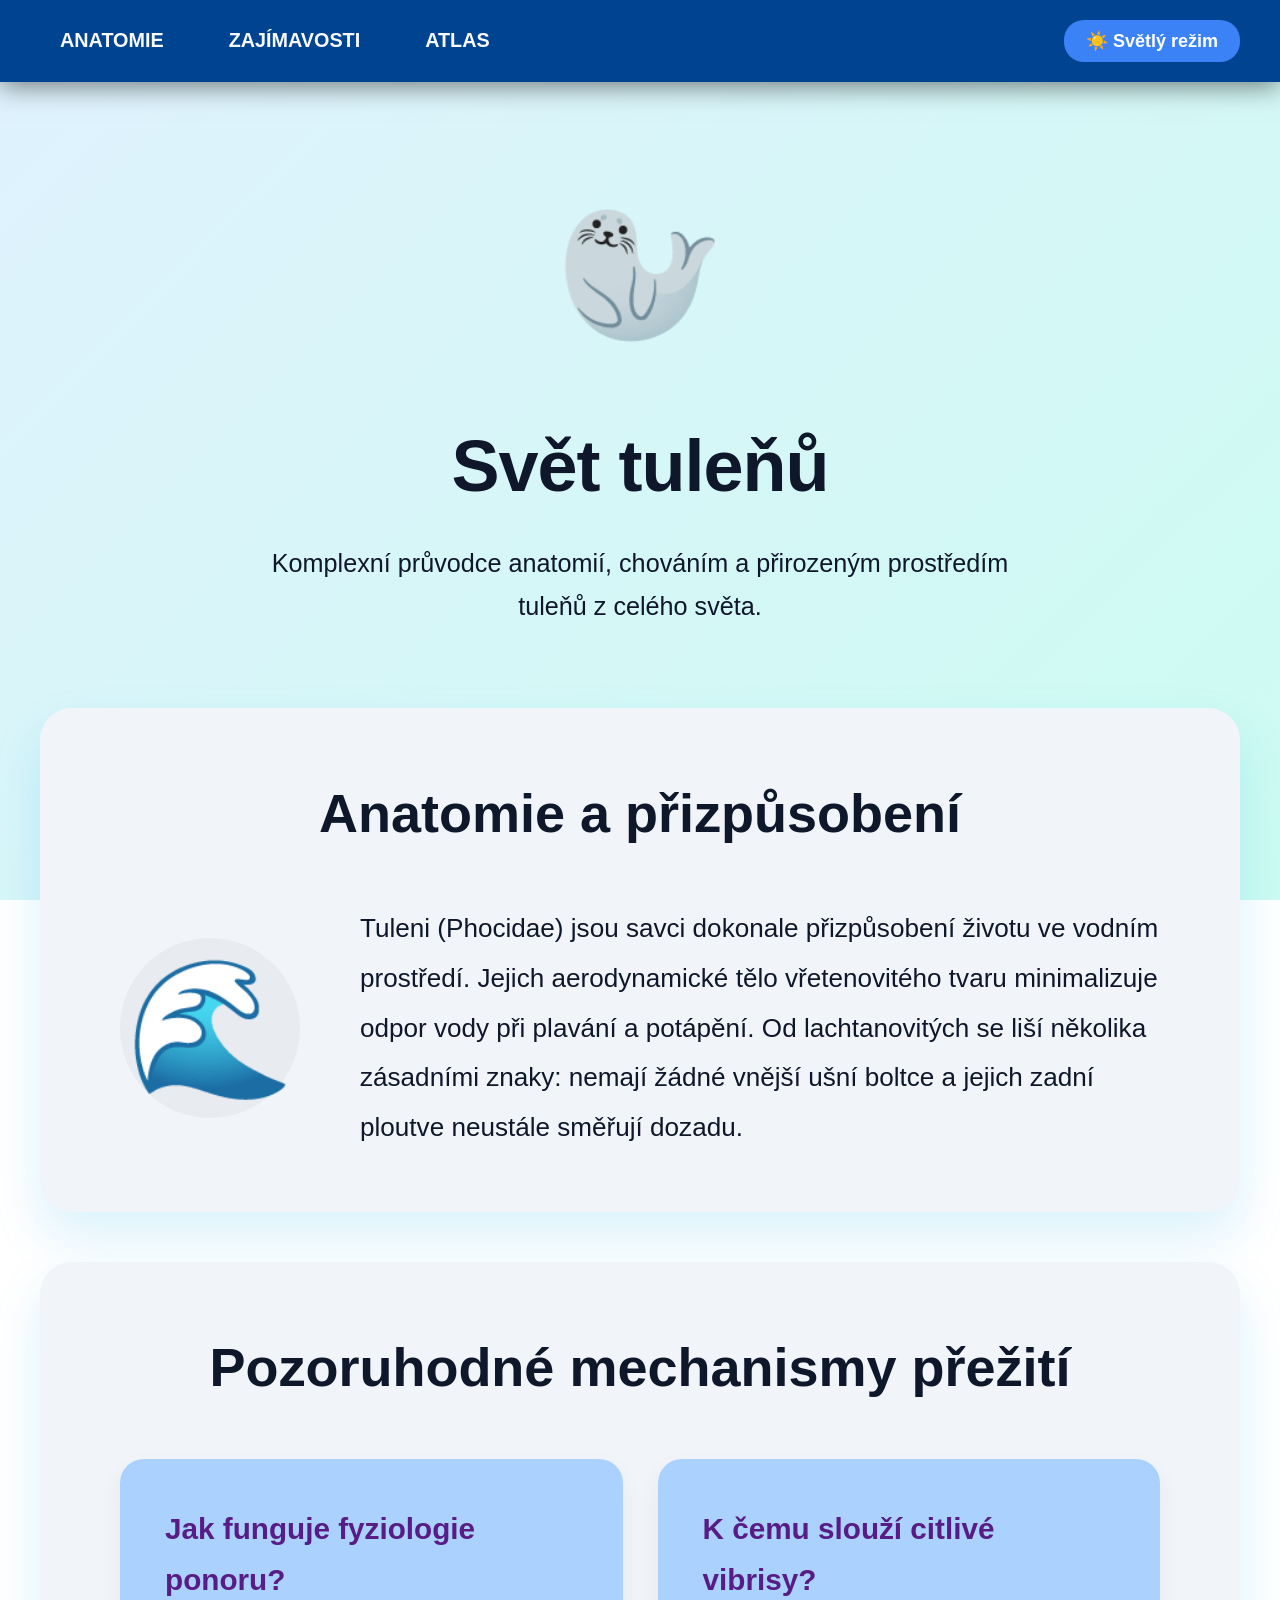
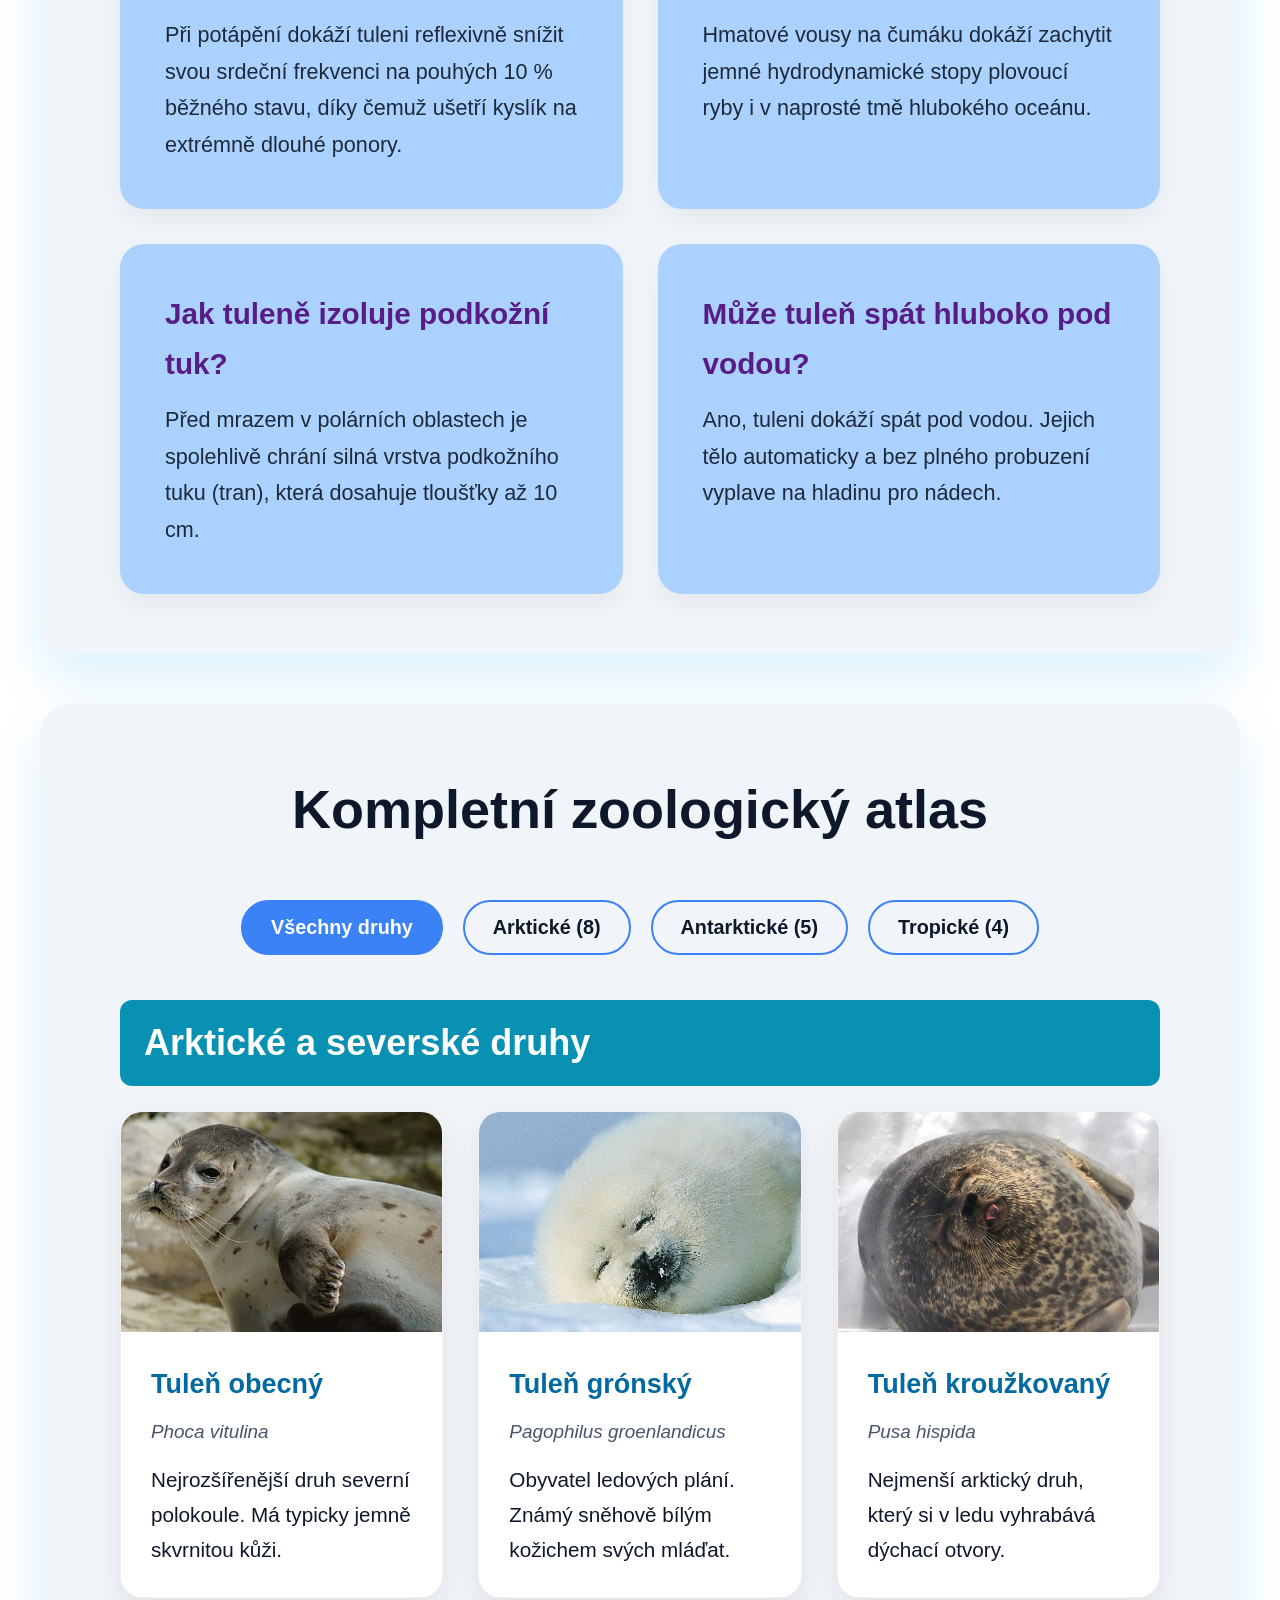
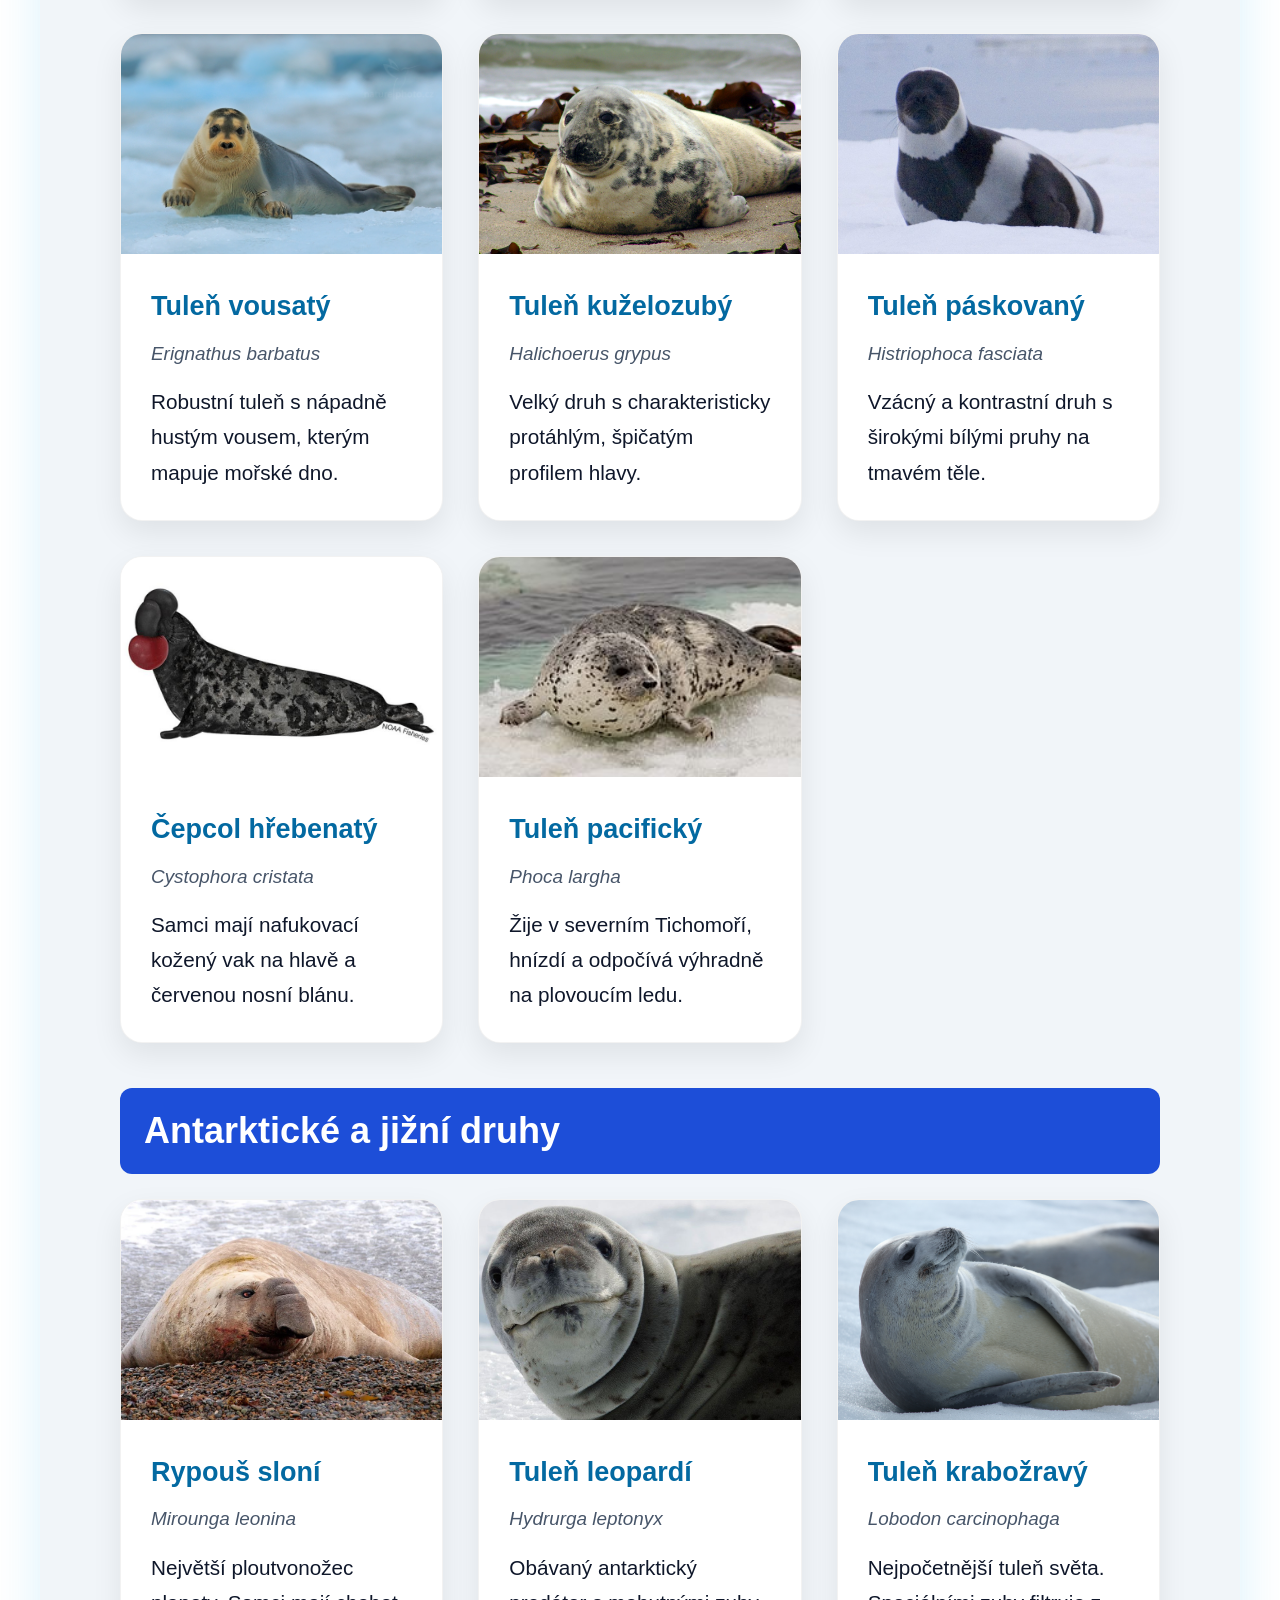
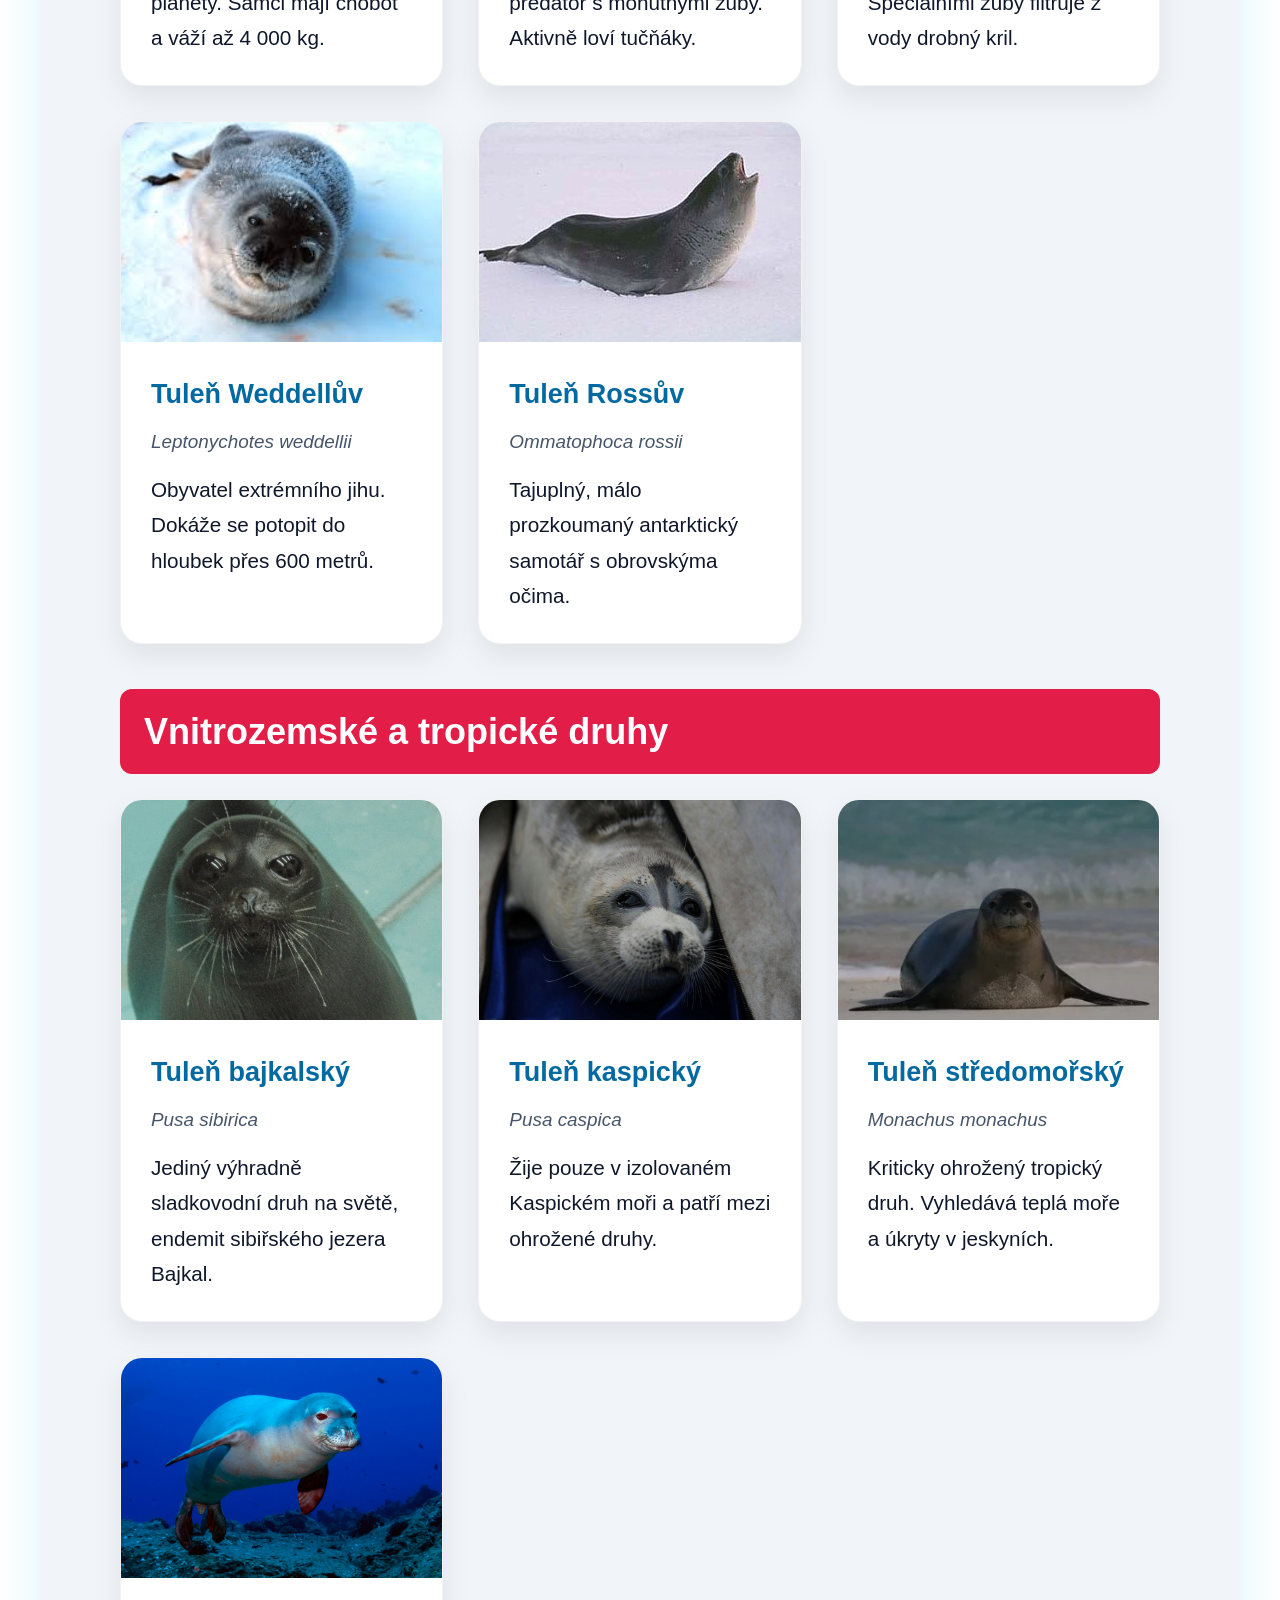
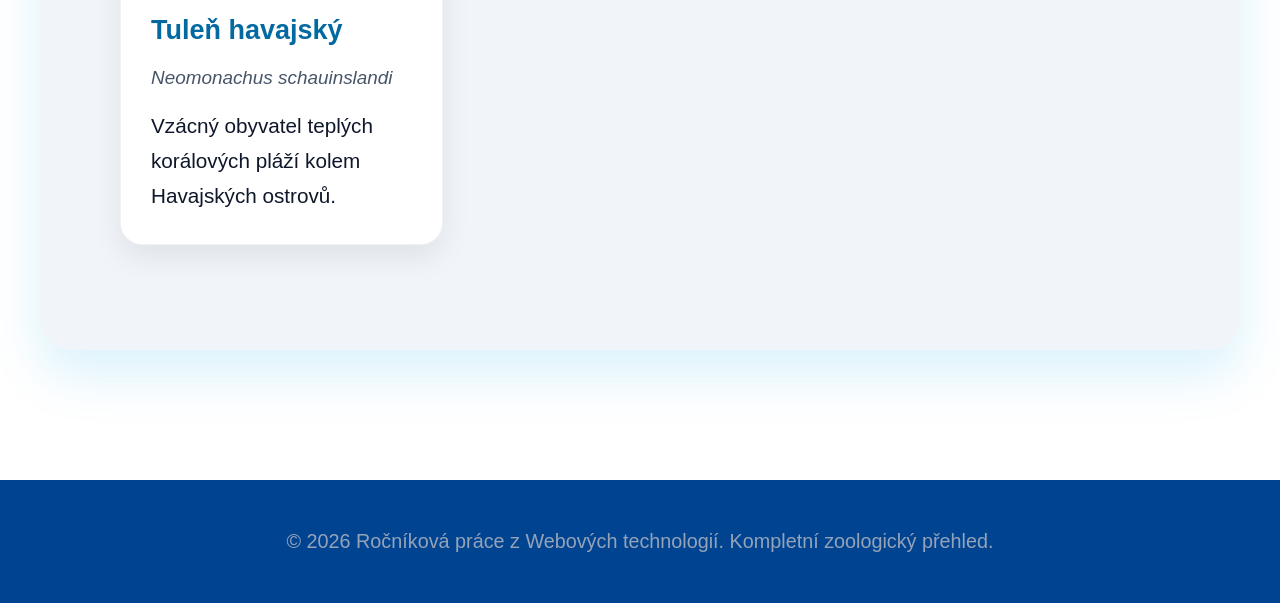
<file: index.html>
<!DOCTYPE html><html lang="cs"><head>
    <meta charset="UTF-8">
    <meta name="viewport" content="width=device-width, initial-scale=1.0">
    <title>Svět tuleňů - Kompletní atlas a biologie ploutvonožců</title>
    
    <meta name="description" content="Informační portál věnovaný biologii, anatomickým adaptacím a kompletnímu zoologickému přehledu tuleňů.">
    <meta name="keywords" content="tuleň, ploutvonožci, Phocidae, zoologický atlas, biologie moře, ochrana přírody, rypouš, čepcol">
    <meta name="author" content="Adéla Pazderová">
    <meta name="robots" content="index, follow, max-image-preview:large">
    
    <meta property="og:type" content="website">
    <meta property="og:title" content="Svět tuleňů - Kompletní atlas a biologie">
    <meta property="og:description" content="Objevte fascinující svět tuleňů. Anatomie, pozoruhodné mechanismy přežití a kompletní přehled všech druhů.">
    <meta property="og:image" content="tuleni/tulen-obecny.webp">
    <meta property="og:url" content="https://adela3tulen.github.io/seal_web_Adela_Pazderova/">
    <meta property="og:site_name" content="Svět tuleňů">

    <meta name="twitter:card" content="summary_large_image">
    <meta name="twitter:title" content="Svět tuleňů - Kompletní atlas a biologie">
    <meta name="twitter:description" content="Objevte fascinující svět tuleňů. Anatomie, pozoruhodné mechanismy přežití a kompletní přehled všech druhů.">
    <meta name="twitter:image" content="tuleni/tulen-obecny.webp">
    <link rel="stylesheet" href="style.css">

    <script type="application/ld+json">
    {
      "@context": "https://schema.org",
      "@type": "WebSite",
      "name": "Svět tuleňů",
      "url": "https://adela3tulen.github.io/seal_web_Adela_Pazderova/",
      "description": "Informační portál věnovaný biologii, anatomickým adaptacím a kompletnímu zoologickému přehledu tuleňů.",
      "inLanguage": "cs"
    }
    </script>

    </head><body>

    <nav aria-label="Hlavní navigace">
        <div class="nav-container">
            <ul>
                <li><a href="#anatomie">Anatomie</a></li>
                <li><a href="#zajimavosti">Zajímavosti</a></li>
                <li><a href="#atlas">Atlas</a></li>
            </ul>
            <button class="theme-toggle" id="themeBtn" aria-label="Přepnout režim vzhledu" aria-live="polite">☀️ Světlý režim</button>
        </div>
    </nav>

    <header class="hero">
        <div class="hero-emoji" aria-hidden="true">🦭</div>
        <h1>Svět tuleňů</h1>
        <p>Komplexní průvodce anatomií, chováním a přirozeným prostředím tuleňů z celého světa.</p>
    </header>

    <main class="container" id="main-content">
        
        <section id="anatomie" class="web-section" aria-labelledby="title-anatomy">
            <h2 id="title-anatomy" class="section-title">Anatomie a přizpůsobení</h2>
            <div class="info-block">
                <div class="info-visual" aria-hidden="true">🌊</div>
                <div class="info-text">
                    <p>Tuleni (Phocidae) jsou savci dokonale přizpůsobení životu ve vodním prostředí. Jejich aerodynamické tělo vřetenovitého tvaru minimalizuje odpor vody při plavání a potápění. Od lachtanovitých se liší několika zásadními znaky: nemají žádné vnější ušní boltce a jejich zadní ploutve neustále směřují dozadu.</p>
                </div>
            </div>
        </section>

        <section id="zajimavosti" class="web-section" aria-labelledby="title-facts">
            <h2 id="title-facts" class="section-title">Pozoruhodné mechanismy přežití</h2>
            <div class="features-grid">
                <div class="feature-item">
                    <h3>Jak funguje fyziologie ponoru?</h3>
                    <p>Při potápění dokáží tuleni reflexivně snížit svou srdeční frekvenci na pouhých 10 % běžného stavu, díky čemuž ušetří kyslík na extrémně dlouhé ponory.</p>
                </div>
                <div class="feature-item">
                    <h3>K čemu slouží citlivé vibrisy?</h3>
                    <p>Hmatové vousy na čumáku dokáží zachytit jemné hydrodynamické stopy plovoucí ryby i v naprosté tmě hlubokého oceánu.</p>
                </div>
                <div class="feature-item">
                    <h3>Jak tuleně izoluje podkožní tuk?</h3>
                    <p>Před mrazem v polárních oblastech je spolehlivě chrání silná vrstva podkožního tuku (tran), která dosahuje tloušťky až 10 cm.</p>
                </div>
                <div class="feature-item">
                    <h3>Může tuleň spát hluboko pod vodou?</h3>
                    <p>Ano, tuleni dokáží spát pod vodou. Jejich tělo automaticky a bez plného probuzení vyplave na hladinu pro nádech.</p>
                </div>
            </div>
        </section>

        <section id="atlas" class="web-section" aria-labelledby="title-atlas">
            <h2 id="title-atlas" class="section-title">Kompletní zoologický atlas</h2>

            <div class="filter-buttons" role="group" aria-label="Filtrování druhů tuleňů">
                <button class="filter-btn active" data-filter="all" aria-pressed="true">Všechny druhy</button>
                <button class="filter-btn" data-filter="north" aria-pressed="false">Arktické (8)</button>
                <button class="filter-btn" data-filter="south" aria-pressed="false">Antarktické (5)</button>
                <button class="filter-btn" data-filter="warm" aria-pressed="false">Tropické (4)</button>
            </div>

            <div class="atlas-wrapper">
                
                <div class="atlas-group" data-category="north">
                    <div class="group-title group-north">Arktické a severské druhy</div>
                    <div class="grid-atlas">
                        <article class="atlas-card">
                            <div class="card-visual-img"><img src="tuleni/tulen-obecny.webp" alt="Tuleň obecný na pláži" loading="lazy" width="320" height="220"></div>
                            <div class="card-body">
                                <h3>Tuleň obecný</h3>
                                <p class="latinsky">Phoca vitulina</p>
                                <p>Nejrozšířenější druh severní polokoule. Má typicky jemně skvrnitou kůži.</p>
                            </div>
                        </article>
                        <article class="atlas-card">
                            <div class="card-visual-img"><img src="tuleni/tulen-gronsky.jpg" alt="Bílé mládě tuleně grónského" loading="lazy" width="320" height="220"></div>
                            <div class="card-body">
                                <h3>Tuleň grónský</h3>
                                <p class="latinsky">Pagophilus groenlandicus</p>
                                <p>Obyvatel ledových plání. Známý sněhově bílým kožichem svých mláďat.</p>
                            </div>
                        </article>
                        <article class="atlas-card">
                            <div class="card-visual-img"><img src="tuleni/tulen-krouzkovany.webp" alt="Tuleň kroužkovaný s vyplazeným jazykem" loading="lazy" width="320" height="220"></div>
                            <div class="card-body">
                                <h3>Tuleň kroužkovaný</h3>
                                <p class="latinsky">Pusa hispida</p>
                                <p>Nejmenší arktický druh, který si v ledu vyhrabává dýchací otvory.</p>
                            </div>
                        </article>
                        <article class="atlas-card">
                            <div class="card-visual-img"><img src="tuleni/tulen-vousaty.jpg" alt="tuleně vousatý" loading="lazy" width="320" height="220"></div>
                            <div class="card-body">
                                <h3>Tuleň vousatý</h3>
                                <p class="latinsky">Erignathus barbatus</p>
                                <p>Robustní tuleň s nápadně hustým vousem, kterým mapuje mořské dno.</p>
                            </div>
                        </article>
                        <article class="atlas-card">
                            <div class="card-visual-img"><img src="tuleni/tulen-kuzelozubi.jpg" alt="Tuleň kuželozubý" loading="lazy" width="320" height="220"></div>
                            <div class="card-body">
                                <h3>Tuleň kuželozubý</h3>
                                <p class="latinsky">Halichoerus grypus</p>
                                <p>Velký druh s charakteristicky protáhlým, špičatým profilem hlavy.</p>
                            </div>
                        </article>
                        <article class="atlas-card">
                            <div class="card-visual-img"><img src="tuleni/paskovany.jpg" alt="Vzácný tuleň páskovaný na sněhu" loading="lazy" width="320" height="220"></div>
                            <div class="card-body">
                                <h3>Tuleň páskovaný</h3>
                                <p class="latinsky">Histriophoca fasciata</p>
                                <p>Vzácný a kontrastní druh s širokými bílými pruhy na tmavém těle.</p>
                            </div>
                        </article>
                        <article class="atlas-card">
                            <div class="card-visual-img"><img src="tuleni/rypous-sloni.jpg" alt="Čepcol hřebenatý s nafouklým vakem" loading="lazy" width="320" height="220"></div>
                            <div class="card-body">
                                <h3>Čepcol hřebenatý</h3>
                                <p class="latinsky">Cystophora cristata</p>
                                <p>Samci mají nafukovací kožený vak na hlavě a červenou nosní blánu.</p>
                            </div>
                        </article>
                        <article class="atlas-card">
                            <div class="card-visual-img"><img src="tuleni/tulen-pacificky.jpg" alt="Tuleň pacifický na kry" loading="lazy" width="320" height="220"></div>
                            <div class="card-body">
                                <h3>Tuleň pacifický</h3>
                                <p class="latinsky">Phoca largha</p>
                                <p>Žije v severním Tichomoří, hnízdí a odpočívá výhradně na plovoucím ledu.</p>
                            </div>
                        </article>
                    </div>
                </div>

                <div class="atlas-group" data-category="south">
                    <div class="group-title group-south">Antarktické a jižní druhy</div>
                    <div class="grid-atlas">
                        <article class="atlas-card">
                            <div class="card-visual-img"><img src="tuleni/rypous-sloni.webp" alt="Obří samec rypouše sloního" loading="lazy" width="320" height="220"></div>
                            <div class="card-body">
                                <h3>Rypouš sloní</h3>
                                <p class="latinsky">Mirounga leonina</p>
                                <p>Největší ploutvonožec planety. Samci mají chobot a váží až 4 000 kg.</p>
                            </div>
                        </article>
                        <article class="atlas-card">
                            <div class="card-visual-img"><img src="tuleni/tulen-leopardi.jpeg" alt="Tuleň leopardí" loading="lazy" width="320" height="220"></div>
                            <div class="card-body">
                                <h3>Tuleň leopardí</h3>
                                <p class="latinsky">Hydrurga leptonyx</p>
                                <p>Obávaný antarktický predátor s mohutnými zuby. Aktivně loví tučňáky.</p>
                            </div>
                        </article>
                        <article class="atlas-card">
                            <div class="card-visual-img"><img src="tuleni/tulen-krabozravy.jpg" alt="Tuleň krabožravý na ledu" loading="lazy" width="320" height="220"></div>
                            <div class="card-body">
                                <h3>Tuleň krabožravý</h3>
                                <p class="latinsky">Lobodon carcinophaga</p>
                                <p>Nejpočetnější tuleň světa. Speciálními zuby filtruje z vody drobný kril.</p>
                            </div>
                        </article>
                        <article class="atlas-card">
                            <div class="card-visual-img"><img src="tuleni/tulen-weddelluv.jpg" alt="Tuleň Weddellův na sněhu" loading="lazy" width="320" height="220"></div>
                            <div class="card-body">
                                <h3>Tuleň Weddellův</h3>
                                <p class="latinsky">Leptonychotes weddellii</p>
                                <p>Obyvatel extrémního jihu. Dokáže se potopit do hloubek přes 600 metrů.</p>
                            </div>
                        </article>
                        <article class="atlas-card">
                            <div class="card-visual-img"><img src="tuleni/tulen-rossuv.jpg" alt="Tuleň Rossův v Antarktidě" loading="lazy" width="320" height="220"></div>
                            <div class="card-body">
                                <h3>Tuleň Rossův</h3>
                                <p class="latinsky">Ommatophoca rossii</p>
                                <p>Tajuplný, málo prozkoumaný antarktický samotář s obrovskýma očima.</p>
                            </div>
                        </article>
                    </div>
                </div>

                <div class="atlas-group" data-category="warm">
                    <div class="group-title group-warm">Vnitrozemské a tropické druhy</div>
                    <div class="grid-atlas">
                        <article class="atlas-card">
                            <div class="card-visual-img"><img src="tuleni/tulen-bajkalsky.webp" alt="Sladkovodní tuleň bajkalský" loading="lazy" width="320" height="220"></div>
                            <div class="card-body">
                                <h3>Tuleň bajkalský</h3>
                                <p class="latinsky">Pusa sibirica</p>
                                <p>Jediný výhradně sladkovodní druh na světě, endemit sibiřského jezera Bajkal.</p>
                            </div>
                        </article>
                        <article class="atlas-card">
                            <div class="card-visual-img"><img src="tuleni/tulen-kaspicky.jpg" alt="Tuleň kaspický" loading="lazy" width="320" height="220"></div>
                            <div class="card-body">
                                <h3>Tuleň kaspický</h3>
                                <p class="latinsky">Pusa caspica</p>
                                <p>Žije pouze v izolovaném Kaspickém moři a patří mezi ohrožené druhy.</p>
                            </div>
                        </article>
                        <article class="atlas-card">
                            <div class="card-visual-img"><img src="tuleni/tulen-stredomorsky.webp" alt="Vzácný tuleň středomořský" loading="lazy" width="320" height="220"></div>
                            <div class="card-body">
                                <h3>Tuleň středomořský</h3>
                                <p class="latinsky">Monachus monachus</p>
                                <p>Kriticky ohrožený tropický druh. Vyhledává teplá moře a úkryty v jeskyních.</p>
                            </div>
                        </article>
                        <article class="atlas-card">
                            <div class="card-visual-img"><img src="tuleni/tulen-havajsky.jpg" alt="Tuleň havajský pod vodou" loading="lazy" width="320" height="220"></div>
                            <div class="card-body">
                                <h3>Tuleň havajský</h3>
                                <p class="latinsky">Neomonachus schauinslandi</p>
                                <p>Vzácný obyvatel teplých korálových pláží kolem Havajských ostrovů.</p>
                            </div>
                        </article>
                    </div>
                </div>

            </div>
        </section>
    </main>

    <footer>
        <p>&copy; 2026 Ročníková práce z Webových technologií. Kompletní zoologický přehled.</p>
    </footer>
    <script src="script.js"></script>
</body>
</html>
</file>
<file: style.css>
:root {
    --bg-start: #e0f2fe;
    --bg-end: #ccfbf1;
    
    /* Pozadí sekce je jemně šedomodré, aby bílé kartičky vynikly */
    --card-white: #f1f5f9; 
    
    --nav-bg: #004491;
    --accent-cyan: #06b6d4;
    --accent-blue: #3b82f6;
    --text-main: #0f172a;
    --text-muted: #475569;
    
    /* Kartičky v atlasu jsou čistě bílé, aby vystoupily z pozadí */
    --card-bg: #ffffff;         
    --species-title: #0369a1;   /* Jednotná sytě modrá barva nadpisů druhů */
    
    /* Světlý stín pro světlý režim */
    --shadow: rgba(14, 165, 233, 0.15);
    --feature-shadow: rgba(0, 0, 0, 0.05);

    /* Barvy pro kartičky v zajímavostech - SVĚTLÝ REŽIM */
    --feature-bg: #abd2ff;
    --feature-text: #1e293b;
    --feature-title: #581c87;

    /* Barvy tlačítka pro světlý režim */
    --toggle-btn-bg: var(--accent-blue);
    --toggle-btn-hover: var(--accent-cyan);
    --toggle-btn-text: #ffffff;
    --toggle-btn-border: transparent;

    /* Dynamické barvy pozadí a textu pro nadpisy sekcí */
    --group-north-bg: #0891b2;
    --group-south-bg: #1d4ed8;
    --group-warm-bg: #e11d48;  
    --group-title-text: #ffffff;
}

[data-theme="dark"] {
    --bg-start: #212c44;
    --bg-end: #001942;
    
    /* Pozadí sekce v tmavém režimu */
    --card-white: #1e293b;
    
    --nav-bg: #020617;
    --text-main: #f8fafc;
    --text-muted: #e2e8f0;
    
    /* Pozadí kartiček je v tmavém režimu světlejší šedomodré než pozadí sekce */
    --card-bg: #2d3748;         
    --species-title: #22d3ee;   /* Jednotná zářivá tyrkysová barva nadpisů druhů */
    
    /* Skutečně tmavý stín pro tmavý režim */
    --shadow: rgba(0, 0, 0, 0.7);
    --feature-shadow: rgba(0, 0, 0, 0.4);

    /* Barvy pro kartičky v zajímavostech - TMAVÝ REŽIM */
    --feature-bg: #00335f;
    --feature-text: #f3e8ff;
    --feature-title: #ffffff;

    /* Barvy tlačítka pro tmavý režim */
    --toggle-btn-bg: #2d3748;
    --toggle-btn-hover: #4a5568;
    --toggle-btn-text: #f8fafc;
    --toggle-btn-border: 1px solid #4a5568;

    /* Dynamické barvy pozadí a textu pro nadpisy sekcí */
    --group-north-bg: #155e75;
    --group-south-bg: #1e40af;
    --group-warm-bg: #881337;   
    --group-title-text: #f1f5f9;
}

* {
    margin: 0;
    padding: 0;
    box-sizing: border-box;
    transition: background 0.3s ease, color 0.3s ease, border-color 0.3s ease, box-shadow 0.3s ease;
}

html {
    scroll-behavior: smooth;
    font-size: 18px;
}

body {
    font-family: 'Segoe UI', Tahoma, Geneva, Verdana, sans-serif;
    background: linear-gradient(135deg, var(--bg-start), var(--bg-end));
    background-attachment: fixed;
    color: var(--text-main);
    line-height: 1.7;
}

nav {
    background-color: var(--nav-bg);
    position: fixed;
    width: 100%;
    top: 0;
    left: 0;
    padding: 20px 40px;
    box-shadow: 0 4px 25px rgba(0, 0, 0, 0.5);
    z-index: 1000;
}

.nav-container {
    display: flex;
    justify-content: space-between;
    align-items: center;
    max-width: 1400px;
    margin: 0 auto;
    width: 100%;
}

nav ul {
    display: flex;
    gap: 25px;
    list-style: none;
}

nav a {
    color: #f8fafc;
    text-decoration: none;
    font-weight: 700;
    font-size: 1.1rem;
    text-transform: uppercase;
    padding: 10px 20px;
    border-radius: 8px;
}

nav a:hover, nav a:focus {
    color: #0f172a;
    background-color: var(--accent-cyan);
    outline: none;
}

.theme-toggle {
    background: var(--toggle-btn-bg);
    color: var(--toggle-btn-text);
    border: var(--toggle-btn-border);
    padding: 10px 22px;
    border-radius: 20px;
    cursor: pointer;
    font-weight: 600;
    font-size: 1rem;
    display: inline-flex;
    align-items: center;
    gap: 8px;
}

.theme-toggle:hover { 
    background: var(--toggle-btn-hover); 
}

.hero {
    min-height: 45vh;
    display: flex;
    flex-direction: column;
    justify-content: center;
    align-items: center;
    text-align: center;
    padding: 160px 20px 60px;
}

.hero-emoji {
    font-size: 7.5rem;
    animation: floatAnimation 4s ease-in-out infinite;
}

.hero h1 {
    font-size: 4rem;
    margin: 15px 0;
    font-weight: 900;
    letter-spacing: -1px;
}

.hero p {
    font-size: 1.4rem;
    max-width: 800px;
}

@keyframes floatAnimation {
    0%, 100% { transform: translateY(0); }
    50% { transform: translateY(-15px); }
}

.container {
    max-width: 1440px;
    margin: 0 auto;
    padding: 20px 40px;
    width: 100%;
}

.web-section {
    background: var(--card-white);
    border-radius: 32px;
    padding: 60px 80px;
    box-shadow: 0 25px 50px var(--shadow);
    margin-bottom: 50px;
    scroll-margin-top: 120px; 
    width: 100%;
}

.section-title {
    font-size: 3rem;
    margin-bottom: 45px;
    text-align: center;
    font-weight: 900;
}

.info-block {
    display: flex;
    align-items: center;
    gap: 60px;
}

.info-visual {
    font-size: 7.5rem;
    background: rgba(0,0,0,0.04);
    padding: 30px;
    border-radius: 50%;
    min-width: 180px;
    height: 180px;
    display: flex;
    align-items: center;
    justify-content: center;
}

.info-text p {
    font-size: 1.45rem;
    line-height: 1.9;
}

.features-grid {
    display: grid;
    grid-template-columns: 1fr 1fr;
    gap: 35px;
}

.feature-item {
    padding: 45px;
    border-radius: 24px;
    box-shadow: 0 10px 25px var(--feature-shadow);
    background: var(--feature-bg); 
    color: var(--feature-text);
    border-left: none;
}

.feature-item h3 {
    font-size: 1.65rem;
    margin-bottom: 12px;
    color: var(--feature-title);
}

.feature-item p {
    font-size: 1.2rem;
}

.filter-buttons {
    display: flex;
    justify-content: center;
    gap: 20px;
    margin-bottom: 45px;
    flex-wrap: wrap;
}

.filter-btn {
    padding: 14px 28px;
    border: 2px solid var(--accent-blue);
    background: transparent;
    color: var(--text-main);
    font-weight: 700;
    border-radius: 35px;
    cursor: pointer;
    font-size: 1.1rem;
}

.filter-btn.active, .filter-btn:hover {
    background: var(--accent-blue);
    color: white;
}

.group-title {
    font-size: 2rem;
    margin: 45px 0 25px;
    padding: 12px 24px;
    border-radius: 12px;
    color: var(--group-title-text);
    font-weight: 800;
}

.group-north { background: var(--group-north-bg); }
.group-south { background: var(--group-south-bg); }
.group-warm  { background: var(--group-warm-bg); }

.grid-atlas {
    display: grid;
    grid-template-columns: repeat(auto-fit, minmax(320px, 1fr));
    gap: 35px;
    margin-bottom: 45px;
}

.atlas-card {
    background: var(--card-bg); 
    border-radius: 22px;
    overflow: hidden;
    box-shadow: 0 12px 30px rgba(0,0,0,0.08); /* Zvýrazněný stín kartiček */
    border: 1px solid rgba(0,0,0,0.05);
    display: flex;
    flex-direction: column;
}

/* Jemné zvednutí kartičky při najetí myší pro lepší vizuální efekt */
.atlas-card:hover {
    transform: translateY(-5px);
    box-shadow: 0 20px 40px rgba(0,0,0,0.12);
}

.card-visual-img {
    background: #f1f5f9;
    height: 220px;
    overflow: hidden;
    width: 100%;
}

.card-visual-img img {
    width: 100%;
    height: 100%;
    object-fit: cover;
    display: block;
}

.card-body { 
    padding: 30px; 
    flex-grow: 1; 
}

.card-body h3 { 
    font-size: 1.5rem; 
    margin-bottom: 8px; 
    color: var(--species-title); 
}

.card-body .latinsky { 
    font-style: italic; 
    color: var(--text-muted); 
    font-size: 1.05rem; 
    margin-bottom: 14px; 
}

.card-body p { 
    font-size: 1.15rem; 
}

footer {
    background-color: var(--nav-bg);
    color: #94a3b8;
    text-align: center;
    padding: 45px;
    margin-top: 60px;
    font-size: 1.1rem;
}

/* Responzivita pro menší PC a tablety */
@media (max-width: 1024px) {
    .web-section { padding: 40px 40px; }
    .info-block { gap: 40px; }
    .grid-atlas { grid-template-columns: repeat(auto-fit, minmax(280px, 1fr)); }
}

/* Extrémní oprava pro mobilní telefony */
@media (max-width: 768px) {
    html { 
        font-size: 12px; 
    }
    .container {
        padding: 10px 15px; 
    }
    .hero {
        padding: 130px 15px 40px;
    }
    .hero h1 {
        font-size: 2.2rem; 
    }
    .hero-emoji {
        font-size: 4.5rem;
    }
    .hero p {
        font-size: 1.1rem;
    }
    .section-title {
        font-size: 1.8rem; 
        margin-bottom: 20px;
    }
    .web-section { 
        padding: 25px 15px; 
        margin-bottom: 25px;
        border-radius: 16px;
    }
    .info-block { 
        flex-direction: column; 
        text-align: center; 
        gap: 15px;
    }
    .info-visual {
        min-width: 100px;
        height: 100px;
        font-size: 4rem;
        padding: 0;
    }
    .info-text p {
        font-size: 1.15rem;
    }
    .features-grid { 
        grid-template-columns: 1fr; 
        gap: 15px;
    }
    .feature-item {
        padding: 20px; 
    }
    .feature-item h3 {
        font-size: 1.35rem;
    }
    .feature-item p {
        font-size: 1.1rem;
    }
    .filter-buttons {
        gap: 10px;
        margin-bottom: 25px;
    }
    .filter-btn {
        padding: 8px 16px;
        font-size: 0.95rem;
    }
    .group-title {
        font-size: 1.4rem;
        margin: 25px 0 15px;
        padding: 8px 16px;
    }
    .grid-atlas { 
        grid-template-columns: 1fr; 
        gap: 20px;
    }
    .atlas-card {
        width: 100%; 
    }
    .card-visual-img {
        height: 180px; 
        width: 100%;
    }
    .card-visual-img img {
        width: 100% !important; 
        max-width: 100%;
    }
    .card-body {
        padding: 20px;
    }
    .card-body h3 {
        font-size: 1.3rem;
    }
    .card-body p {
        font-size: 1.1rem;
    }
    .nav-container { 
        flex-direction: column; 
        gap: 12px; 
    }
    nav {
        padding: 15px 15px;
    }
    nav ul {
        gap: 10px;
        flex-wrap: wrap;
        justify-content: center;
    }
    nav a {
        padding: 6px 12px;
        font-size: 0.9rem;
    }
    .theme-toggle {
        padding: 6px 16px;
        font-size: 0.9rem;
    }
    footer {
        padding: 30px 15px;
        font-size: 0.95rem;
    }
}
</file>
